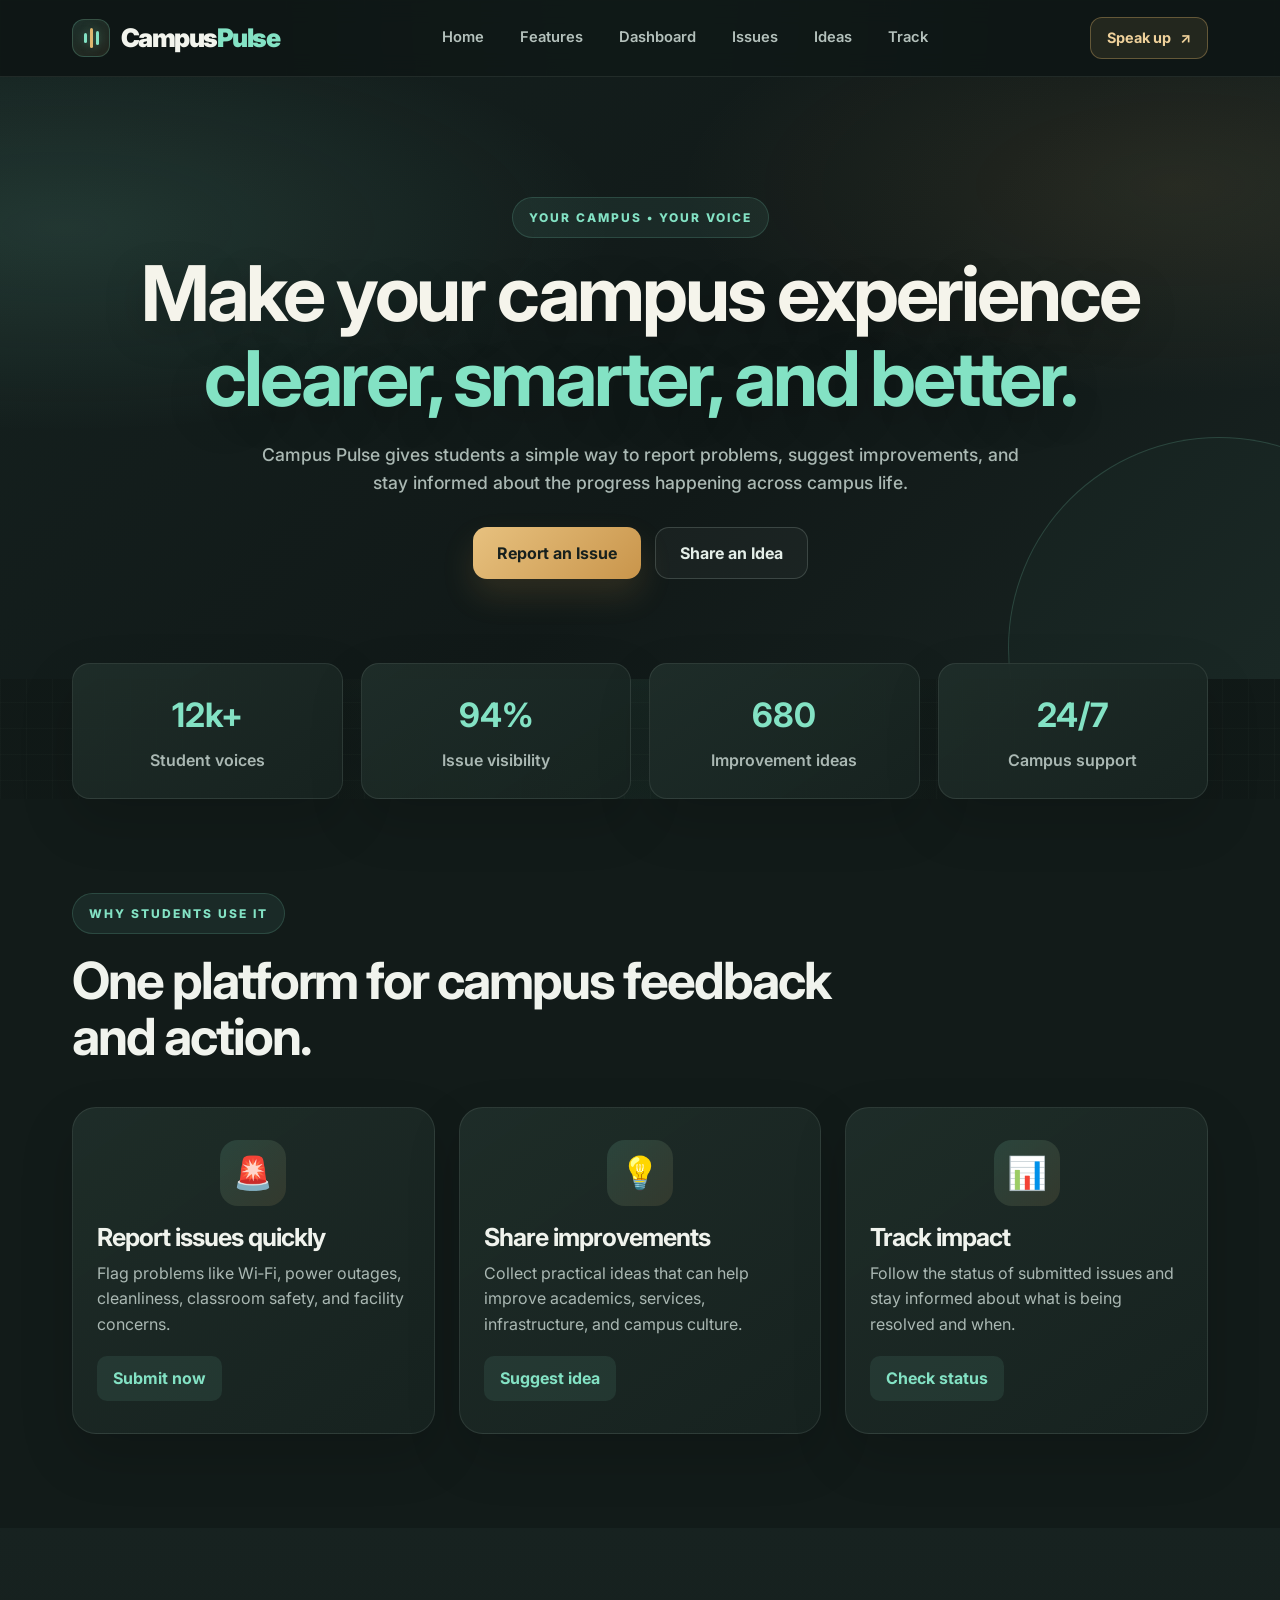
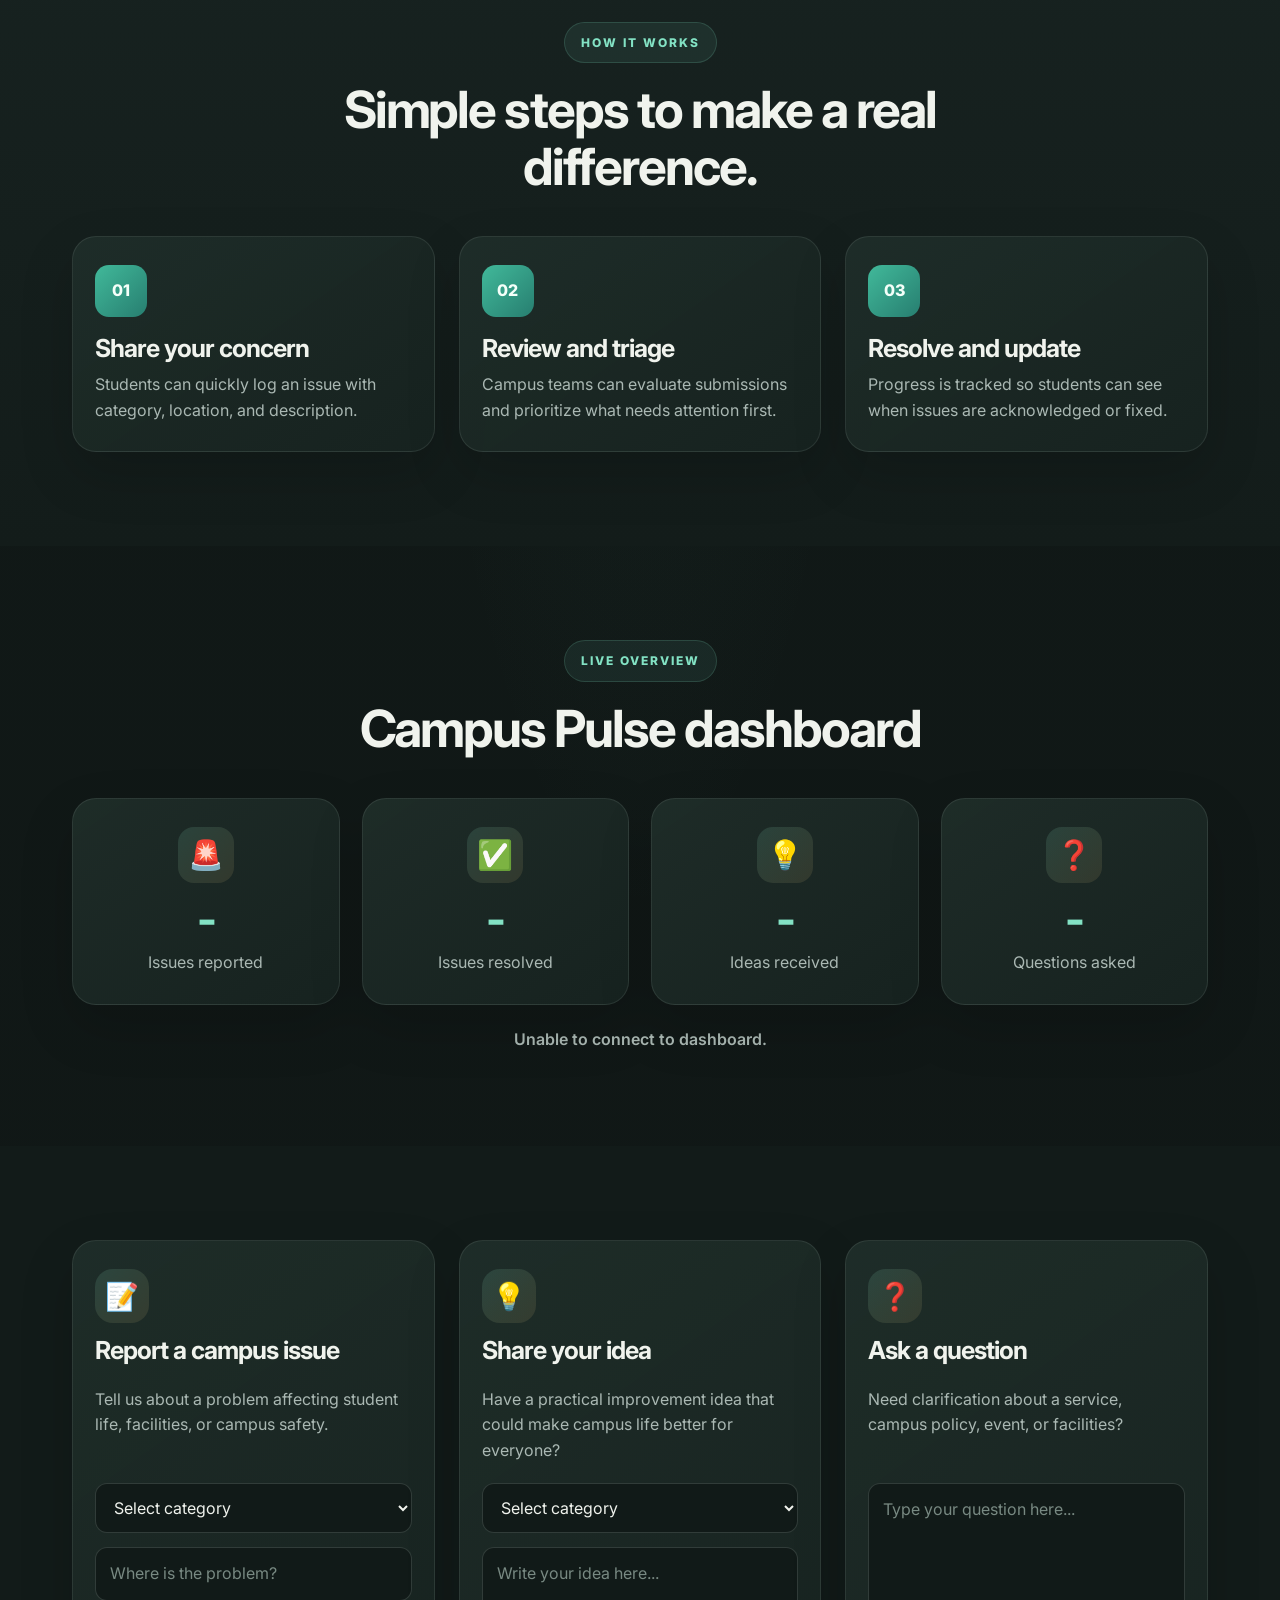
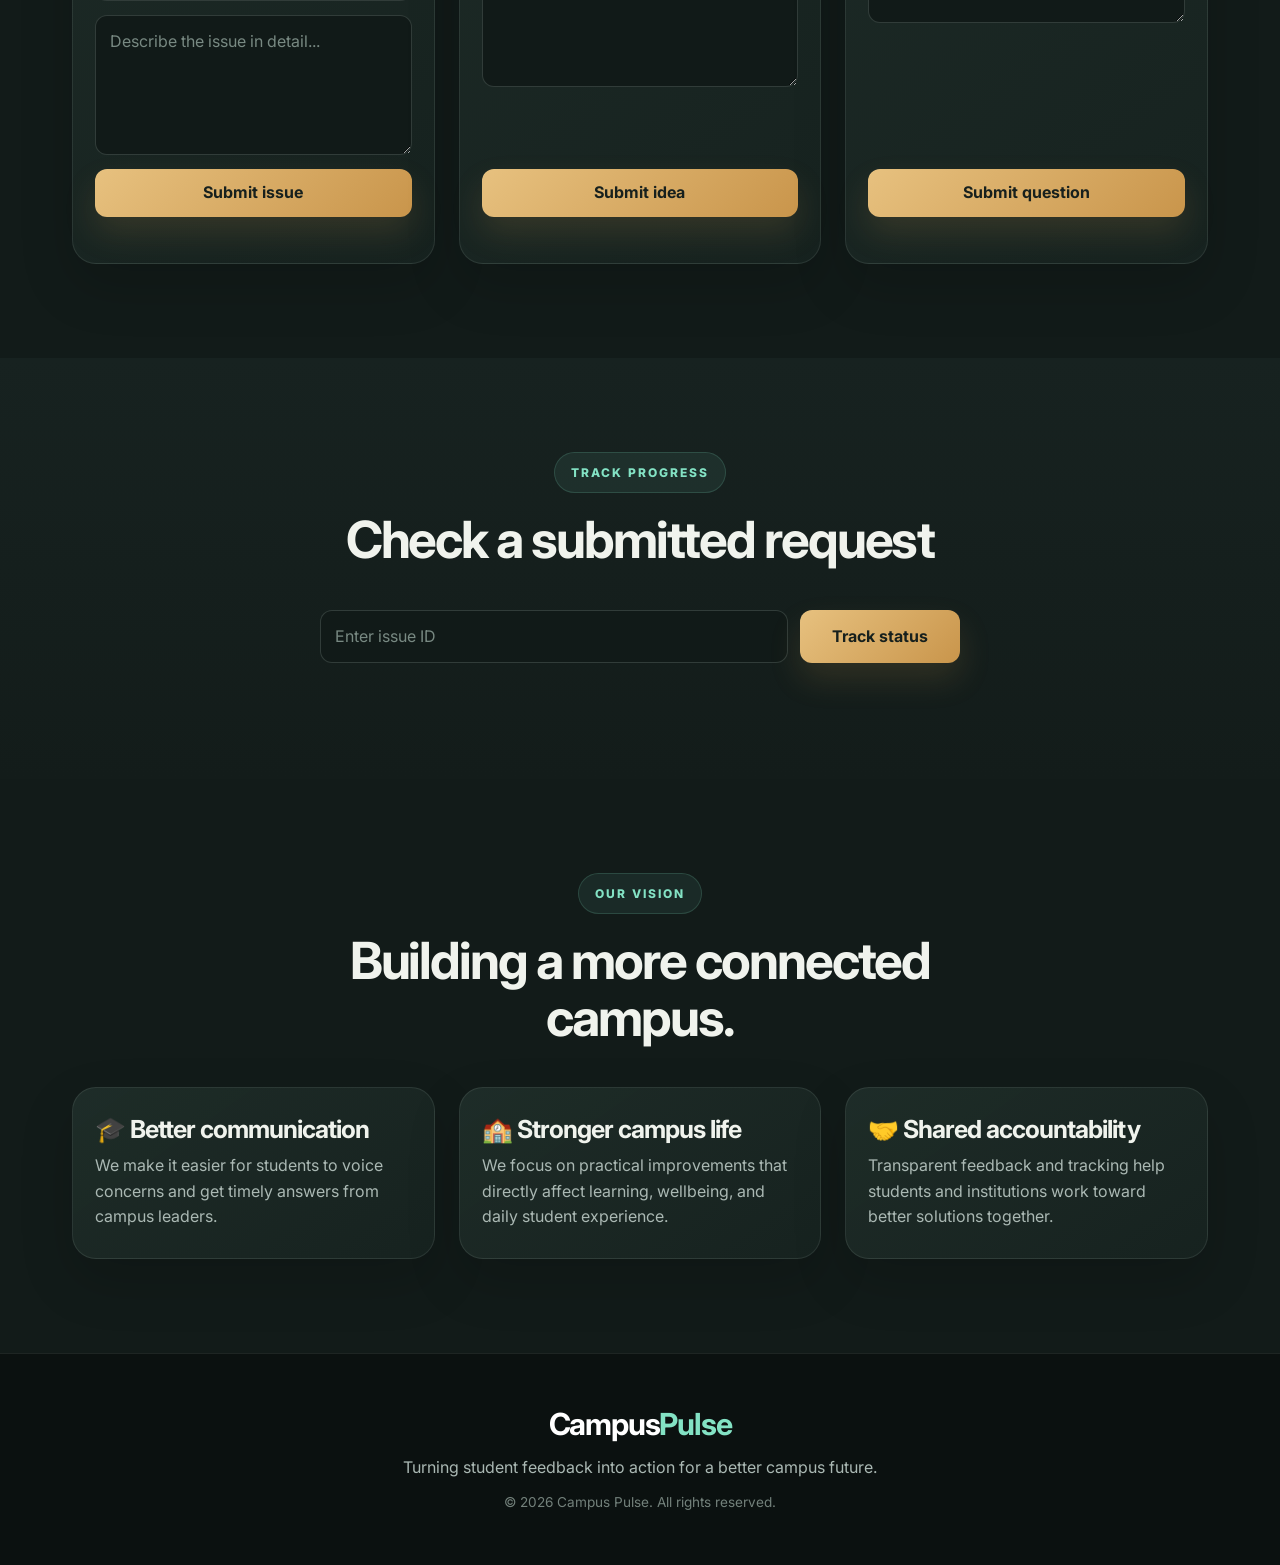
<file: index.html>
﻿<!DOCTYPE html>
<html lang="en">
  <head>
    <meta charset="UTF-8" />
    <meta name="viewport" content="width=device-width, initial-scale=1.0, viewport-fit=cover" />
    <meta
      name="description"
      content="Campus Pulse helps students report campus issues, share ideas, and track feedback in one transparent platform."
    />
    <title>Campus Pulse | Student Voice for a Better Campus</title>
    <link rel="preconnect" href="https://fonts.googleapis.com" />
    <link rel="preconnect" href="https://fonts.gstatic.com" crossorigin />
    <link
      href="https://fonts.googleapis.com/css2?family=Inter:wght@400;500;600;700;800;900&display=swap"
      rel="stylesheet"
    />
    <link rel="stylesheet" href="style.css" />
  </head>
  <body>
    <header class="site-header">
      <nav class="navbar container">
        <a class="logo" href="#home" aria-label="Campus Pulse home">
          <span class="brand-mark" aria-hidden="true"><i></i><i></i><i></i></span>
          <span class="brand-name">Campus<span>Pulse</span></span>
        </a>

        <div class="nav-links desktop-nav">
          <a href="#home">Home</a>
          <a href="#features">Features</a>
          <a href="#dashboard">Dashboard</a>
          <a href="#issues">Issues</a>
          <a href="#ideas">Ideas</a>
          <a href="#track">Track</a>
        </div>

        <a class="nav-cta" href="#issues">Speak up <span aria-hidden="true">↗</span></a>

        <div class="menu-container">
          <button class="menu-dots" onclick="toggleMenu()" aria-label="Open menu" aria-expanded="false" aria-controls="dropdownMenu">
            <span class="menu-icon" aria-hidden="true"></span>
          </button>
          <div class="dropdown-menu" id="dropdownMenu">
            <a href="#home">Home</a>
            <a href="#features">Features</a>
            <a href="#dashboard">Dashboard</a>
            <a href="#issues">Issues</a>
            <a href="#ideas">Ideas</a>
            <a href="#track">Track</a>
          </div>
        </div>
      </nav>
    </header>

    <main>
      <section id="home" class="hero">
        <div class="container hero-content">
          <p class="eyebrow">YOUR CAMPUS • YOUR VOICE</p>
          <h1>Make your campus experience<br /><span>clearer, smarter, and better.</span></h1>
          <p class="hero-text">
            Campus Pulse gives students a simple way to report problems, suggest improvements,
            and stay informed about the progress happening across campus life.
          </p>
          <div class="hero-buttons">
            <a href="#issues" class="btn btn-primary">Report an Issue</a>
            <a href="#ideas" class="btn btn-secondary">Share an Idea</a>
          </div>
        </div>
      </section>

      <section class="stats-bar">
        <div class="container stats-grid">
          <div class="stat-item">
            <strong>12k+</strong>
            <span>Student voices</span>
          </div>
          <div class="stat-item">
            <strong>94%</strong>
            <span>Issue visibility</span>
          </div>
          <div class="stat-item">
            <strong>680</strong>
            <span>Improvement ideas</span>
          </div>
          <div class="stat-item">
            <strong>24/7</strong>
            <span>Campus support</span>
          </div>
        </div>
      </section>

      <section id="features" class="features section">
        <div class="container">
          <div class="section-heading">
            <p class="eyebrow eyebrow-inline">Why students use it</p>
            <h2>One platform for campus feedback and action.</h2>
          </div>

          <div class="feature-grid">
            <article class="card feature-card">
              <div class="icon">🚨</div>
              <h3>Report issues quickly</h3>
              <p>Flag problems like Wi‑Fi, power outages, cleanliness, classroom safety, and facility concerns.</p>
              <a href="#issues" class="mini-button">Submit now</a>
            </article>

            <article class="card feature-card">
              <div class="icon">💡</div>
              <h3>Share improvements</h3>
              <p>Collect practical ideas that can help improve academics, services, infrastructure, and campus culture.</p>
              <a href="#ideas" class="mini-button">Suggest idea</a>
            </article>

            <article class="card feature-card">
              <div class="icon">📊</div>
              <h3>Track impact</h3>
              <p>Follow the status of submitted issues and stay informed about what is being resolved and when.</p>
              <a href="#track" class="mini-button">Check status</a>
            </article>
          </div>
        </div>
      </section>

      <section class="process section alt-section">
        <div class="container">
          <div class="section-heading center-heading">
            <p class="eyebrow eyebrow-inline">How it works</p>
            <h2>Simple steps to make a real difference.</h2>
          </div>

          <div class="process-grid">
            <div class="process-item">
              <span class="step-number">01</span>
              <h3>Share your concern</h3>
              <p>Students can quickly log an issue with category, location, and description.</p>
            </div> 
            <div class="process-item">
              <span class="step-number">02</span>
              <h3>Review and triage</h3>
              <p>Campus teams can evaluate submissions and prioritize what needs attention first.</p>
            </div>
            <div class="process-item">
              <span class="step-number">03</span>
              <h3>Resolve and update</h3>
              <p>Progress is tracked so students can see when issues are acknowledged or fixed.</p>
            </div>
          </div>
        </div>
      </section>

      <section id="dashboard" class="dashboard-section section">
        <div class="container dashboard-content">
          <div class="section-heading center-heading">
            <p class="eyebrow eyebrow-inline">Live overview</p>
            <h2>Campus Pulse dashboard</h2>
          </div>

          <div class="dashboard-grid">
            <div class="dashboard-card">
              <div class="dashboard-icon">🚨</div>
              <h3 id="totalIssues">-</h3>
              <p>Issues reported</p>
            </div>

            <div class="dashboard-card">
              <div class="dashboard-icon">✅</div>
              <h3 id="resolvedIssues">-</h3>
              <p>Issues resolved</p>
            </div>

            <div class="dashboard-card">
              <div class="dashboard-icon">💡</div>
              <h3 id="totalIdeas">-</h3>
              <p>Ideas received</p>
            </div>

            <div class="dashboard-card">
              <div class="dashboard-icon">❓</div>
              <h3 id="totalQuestions">-</h3>
              <p>Questions asked</p>
            </div>
          </div>

          <p id="dashboardStatus" class="dashboard-status">Loading dashboard...</p>
        </div>
      </section>

      <section class="forms-section section">
        <div class="container form-grid">
          <article id="issues" class="info-card">
            <div class="info-header">
              <div class="icon small-icon">📝</div>
              <h3>Report a campus issue</h3>
            </div>
            <p>Tell us about a problem affecting student life, facilities, or campus safety.</p>

            <form id="issueForm">
              <select id="category" required>
                <option value="">Select category</option>
                <option value="Wi-Fi">Wi-Fi</option>
                <option value="Classroom">Classroom</option>
                <option value="Library">Library</option>
                <option value="Cleanliness">Cleanliness</option>
                <option value="Drinking Water">Drinking Water</option>
                <option value="Sports">Sports</option>
                <option value="Electricity">Electricity</option>
                <option value="Other">Other</option>
              </select>

              <input type="text" id="location" placeholder="Where is the problem?" required />

              <textarea id="description" placeholder="Describe the issue in detail..." required></textarea>

              <button type="submit">Submit issue</button>
            </form>
            <div id="result" class="form-result"></div>
          </article>

          <article id="ideas" class="info-card">
            <div class="info-header">
              <div class="icon small-icon">💡</div>
              <h3>Share your idea</h3>
            </div>
            <p>Have a practical improvement idea that could make campus life better for everyone?</p>

            <form id="ideaForm">
              <select id="ideaCategory" required>
                <option value="">Select category</option>
                <option value="Academic">Academic</option>
                <option value="Infrastructure">Infrastructure</option>
                <option value="Events">Events</option>
                <option value="Sports">Sports</option>
                <option value="Technology">Technology</option>
                <option value="Other">Other</option>
              </select>

              <textarea id="idea" placeholder="Write your idea here..." required></textarea>

              <button type="submit">Submit idea</button>
            </form>
            <div id="ideaResult" class="form-result"></div>
          </article>

          <article id="questions" class="info-card">
            <div class="info-header">
              <div class="icon small-icon">❓</div>
              <h3>Ask a question</h3>
            </div>
            <p>Need clarification about a service, campus policy, event, or facilities?</p>

            <form id="questionForm">
              <textarea id="question" placeholder="Type your question here..." required></textarea>
              <button type="submit">Submit question</button>
            </form>
            <div id="questionResult" class="form-result"></div>
          </article>
        </div>
      </section>

      <section id="track" class="track-section section alt-section">
        <div class="container track-content">
          <div class="section-heading center-heading">
            <p class="eyebrow eyebrow-inline">Track progress</p>
            <h2>Check a submitted request</h2>
          </div>

          <form id="trackForm" class="track-form">
            <input type="text" id="issueId" placeholder="Enter issue ID" required />
            <button type="submit">Track status</button>
          </form>

          <div id="trackResult" class="track-result"></div>
        </div>
      </section>

      <section id="manifesto" class="manifesto section">
        <div class="container">
          <div class="section-heading center-heading">
            <p class="eyebrow eyebrow-inline">Our vision</p>
            <h2>Building a more connected campus.</h2>
          </div>

          <div class="manifesto-grid">
            <div class="manifesto-card">
              <h3>🎓 Better communication</h3>
              <p>We make it easier for students to voice concerns and get timely answers from campus leaders.</p>
            </div>
            <div class="manifesto-card">
              <h3>🏫 Stronger campus life</h3>
              <p>We focus on practical improvements that directly affect learning, wellbeing, and daily student experience.</p>
            </div>
            <div class="manifesto-card">
              <h3>🤝 Shared accountability</h3>
              <p>Transparent feedback and tracking help students and institutions work toward better solutions together.</p>
            </div>
          </div>
        </div>
      </section>
    </main>

    <footer class="site-footer">
      <div class="container footer-inner">
        <h3>Campus<span>Pulse</span></h3>
        <p>Turning student feedback into action for a better campus future.</p>
        <div class="copyright">© 2026 Campus Pulse. All rights reserved.</div>
      </div>
    </footer>

    <script src="script.js"></script>
  </body>
</html>
</file>
<file: style.css>
﻿:root {
  --primary: #1d4ed8;
  --primary-dark: #1639a8;
  --primary-soft: #ecf3ff;
  --secondary: #0f172a;
  --accent: #14b8a6;
  --text: #0f172a;
  --muted: #475569;
  --surface: #ffffff;
  --background: #f4f7fb;
  --background-strong: #eaf2ff;
  --border: rgba(148, 163, 184, 0.28);
  --shadow: 0 22px 60px rgba(15, 23, 42, 0.08);
  --shadow-soft: 0 14px 28px rgba(29, 78, 216, 0.12);
  --radius: 24px;
  --container: 1180px;
}

* {
  box-sizing: border-box;
  margin: 0;
  padding: 0;
}

html {
  scroll-behavior: smooth;
  scroll-padding-top: 90px;
}

body {
  font-family: "Inter", Arial, sans-serif;
  background:
    radial-gradient(circle at top, rgba(59, 130, 246, 0.09), transparent 25%),
    linear-gradient(180deg, #f8fbff 0%, var(--background) 100%);
  color: var(--text);
  line-height: 1.6;
  overflow-x: hidden;
}

body::before {
  content: "";
  position: fixed;
  inset: 0;
  background-image: linear-gradient(rgba(148, 163, 184, 0.04) 1px, transparent 1px),
    linear-gradient(90deg, rgba(148, 163, 184, 0.04) 1px, transparent 1px);
  background-size: 26px 26px;
  pointer-events: none;
  z-index: 0;
}

body > * {
  position: relative;
  z-index: 1;
}

img {
  max-width: 100%;
  display: block;
}

a {
  text-decoration: none;
  color: inherit;
}

button,
input,
select,
textarea {
  font: inherit;
}

.container {
  width: min(100%, var(--container));
  margin: 0 auto;
  padding: 0 22px;
}

.section {
  padding: 94px 0;
}

.alt-section {
  background: linear-gradient(180deg, rgba(59, 130, 246, 0.03) 0%, rgba(255, 255, 255, 0.85) 100%);
}

.section-heading {
  max-width: 760px;
  margin-bottom: 42px;
}

.center-heading {
  margin-left: auto;
  margin-right: auto;
  text-align: center;
}

.eyebrow {
  display: inline-block;
  margin-bottom: 14px;
  padding: 10px 16px;
  border-radius: 999px;
  background: rgba(29, 78, 216, 0.07);
  border: 1px solid rgba(29, 78, 216, 0.12);
  color: var(--primary);
  font-size: 12px;
  font-weight: 800;
  letter-spacing: 2px;
  text-transform: uppercase;
}

.eyebrow-inline {
  margin-bottom: 18px;
}

h1,
h2,
h3 {
  line-height: 1.1;
  letter-spacing: -0.04em;
}

h2 {
  font-size: clamp(2.2rem, 4vw, 3.2rem);
}

.site-header {
  position: sticky;
  top: 0;
  z-index: 999;
  background: rgba(248, 251, 255, 0.8);
  backdrop-filter: blur(12px);
  border-bottom: 1px solid rgba(148, 163, 184, 0.18);
}

.navbar {
  display: flex;
  align-items: center;
  justify-content: space-between;
  min-height: 76px;
}

.logo {
  font-size: clamp(1.6rem, 2vw, 2rem);
  font-weight: 900;
  letter-spacing: -0.06em;
  color: var(--text);
}

.logo span,
.site-footer h3 span {
  color: var(--primary);
}

.nav-links {
  display: flex;
  align-items: center;
  gap: 8px;
  flex-wrap: wrap;
}

.nav-links a {
  padding: 10px 14px;
  border-radius: 12px;
  color: var(--muted);
  font-size: 0.92rem;
  font-weight: 600;
  transition: 0.2s ease;
}

.nav-links a:hover {
  background: linear-gradient(180deg, rgba(29, 78, 216, 0.06), rgba(29, 78, 216, 0.02));
  color: var(--primary);
}

.menu-container {
  position: relative;
  display: none;
}

.menu-dots {
  border: 1px solid var(--border);
  background: #fff;
  color: var(--text);
  width: 42px;
  height: 42px;
  border-radius: 10px;
  font-size: 1.5rem;
  cursor: pointer;
}

.dropdown-menu {
  position: absolute;
  top: calc(100% + 12px);
  right: 0;
  display: none;
  min-width: 190px;
  background: #fff;
  border: 1px solid var(--border);
  border-radius: 14px;
  box-shadow: var(--shadow);
  overflow: hidden;
}

.dropdown-menu.open {
  display: flex;
  flex-direction: column;
}

.dropdown-menu a {
  padding: 12px 14px;
  color: var(--muted);
  font-weight: 600;
}

.dropdown-menu a:hover {
  background: var(--primary-soft);
  color: var(--primary);
}

.hero {
  position: relative;
  overflow: hidden;
  padding: 120px 0 100px;
  background:
    radial-gradient(circle at 10% 20%, rgba(59, 130, 246, 0.12), transparent 25%),
    radial-gradient(circle at 90% 15%, rgba(20, 184, 166, 0.12), transparent 24%),
    linear-gradient(135deg, #f8fbff 0%, #ffffff 52%, #edf5ff 100%);
}

.hero::after {
  content: "";
  position: absolute;
  width: 420px;
  height: 420px;
  right: -150px;
  bottom: -180px;
  border-radius: 50%;
  border: 1px solid rgba(59, 130, 246, 0.14);
  background: rgba(255, 255, 255, 0.16);
}

.hero-content {
  position: relative;
  z-index: 1;
  text-align: center;
}

.hero h1 {
  font-size: clamp(3rem, 6vw, 5.2rem);
  margin-bottom: 20px;
  color: var(--text);
  text-shadow: 0 10px 30px rgba(15, 23, 42, 0.06);
}

.hero h1 span {
  color: var(--primary);
}

.hero-text {
  max-width: 760px;
  margin: 0 auto 30px;
  font-size: 1.1rem;
  color: var(--muted);
  font-weight: 500;
}

.hero-buttons {
  display: flex;
  justify-content: center;
  gap: 14px;
  flex-wrap: wrap;
}

.btn {
  display: inline-flex;
  justify-content: center;
  align-items: center;
  min-height: 52px;
  padding: 0 24px;
  border-radius: 14px;
  font-weight: 700;
  transition: transform 0.2s ease, box-shadow 0.2s ease, filter 0.2s ease;
}

.btn:hover,
.mini-button:hover,
button:hover {
  transform: translateY(-2px);
  filter: saturate(1.08);
}

.btn-primary {
  background: linear-gradient(135deg, var(--primary), var(--primary-dark));
  color: #fff;
  box-shadow: 0 18px 32px rgba(29, 78, 216, 0.22);
}

.btn-secondary {
  color: var(--primary);
  background: #fff;
  border: 1px solid rgba(29, 78, 216, 0.18);
  box-shadow: 0 12px 18px rgba(15, 23, 42, 0.04);
}

.stats-bar {
  padding: 12px 0 0;
}

.stats-grid {
  display: grid;
  grid-template-columns: repeat(4, minmax(180px, 1fr));
  gap: 18px;
  margin-top: -28px;
}

.stat-item {
  background: rgba(255, 255, 255, 0.9);
  border: 1px solid var(--border);
  border-radius: 18px;
  padding: 24px 18px;
  text-align: center;
  box-shadow: 0 12px 28px rgba(15, 23, 42, 0.04);
  transition: transform 0.2s ease, box-shadow 0.2s ease;
}

.stat-item:hover,
.feature-card:hover,
.process-item:hover,
.dashboard-card:hover,
.info-card:hover,
.manifesto-card:hover {
  transform: translateY(-4px);
  box-shadow: var(--shadow-soft);
}

.stat-item strong {
  display: block;
  font-size: clamp(1.6rem, 3vw, 2.1rem);
  color: var(--primary);
  margin-bottom: 6px;
}

.stat-item span {
  color: var(--muted);
  font-weight: 600;
}

.features {
  background: #f8fafc;
}

.feature-grid {
  display: grid;
  grid-template-columns: repeat(3, minmax(0, 1fr));
  gap: 24px;
}

.card,
.info-card,
.process-item,
.manifesto-card,
.dashboard-card {
  background: var(--surface);
  border: 1px solid var(--border);
  border-radius: var(--radius);
  box-shadow: var(--shadow);
  transition: transform 0.22s ease, box-shadow 0.22s ease, border-color 0.22s ease;
}

.feature-card {
  padding: 32px 24px;
  border: 1px solid rgba(148, 163, 184, 0.18);
}

.icon {
  display: flex;
  align-items: center;
  justify-content: center;
  width: 66px;
  height: 66px;
  margin: 0 auto 18px;
  border-radius: 18px;
  background: linear-gradient(135deg, rgba(29, 78, 216, 0.12), rgba(20, 184, 166, 0.12));
  font-size: 2rem;
}

.small-icon {
  width: 54px;
  height: 54px;
  margin: 0 0 14px;
  font-size: 1.7rem;
}

.feature-card h3,
.process-item h3,
.info-card h3,
.manifesto-card h3 {
  margin-bottom: 10px;
  font-size: 1.55rem;
}

.feature-card p,
.process-item p,
.info-card p,
.manifesto-card p,
.dashboard-card p {
  color: var(--muted);
}

.mini-button {
  display: inline-flex;
  margin-top: 18px;
  padding: 10px 16px;
  border-radius: 10px;
  background: linear-gradient(180deg, rgba(29, 78, 216, 0.08), rgba(29, 78, 216, 0.03));
  color: var(--primary);
  font-weight: 700;
}

.process-grid {
  display: grid;
  grid-template-columns: repeat(3, minmax(0, 1fr));
  gap: 24px;
}

.process-item {
  padding: 28px 22px;
}

.step-number {
  display: inline-flex;
  align-items: center;
  justify-content: center;
  width: 52px;
  height: 52px;
  margin-bottom: 18px;
  border-radius: 14px;
  background: linear-gradient(135deg, var(--primary), var(--accent));
  color: #fff;
  font-weight: 800;
}

.dashboard-content {
  text-align: center;
}

.dashboard-grid {
  display: grid;
  grid-template-columns: repeat(4, minmax(0, 1fr));
  gap: 22px;
}

.dashboard-card {
  padding: 28px 18px;
  border: 1px solid rgba(148, 163, 184, 0.16);
}

.dashboard-icon {
  display: flex;
  align-items: center;
  justify-content: center;
  width: 56px;
  height: 56px;
  margin: 0 auto 12px;
  border-radius: 16px;
  background: linear-gradient(135deg, rgba(29, 78, 216, 0.12), rgba(20, 184, 166, 0.12));
  font-size: 1.8rem;
}

.dashboard-card h3 {
  font-size: clamp(2rem, 4vw, 2.8rem);
  color: var(--primary);
  margin-bottom: 6px;
}

.dashboard-status {
  margin-top: 22px;
  color: var(--muted);
  font-weight: 600;
}

.forms-section {
  background: #fff;
}

.form-grid {
  display: grid;
  grid-template-columns: repeat(3, minmax(0, 1fr));
  gap: 24px;
}

.info-card {
  display: flex;
  flex-direction: column;
  padding: 28px 22px;
  border: 1px solid rgba(148, 163, 184, 0.18);
}

.info-header {
  display: flex;
  flex-direction: column;
  align-items: flex-start;
  margin-bottom: 12px;
}

.info-card form {
  display: flex;
  flex-direction: column;
  gap: 14px;
  flex: 1;
  margin-top: 20px;
}

.info-card > p {
  min-height: 4.8em;
}

.info-card textarea,
.info-card select,
.info-card input,
.track-form input {
  width: 100%;
  padding: 13px 14px;
  border: 1px solid #cfd9ea;
  border-radius: 12px;
  background: #fff;
  color: var(--text);
  transition: border-color 0.2s ease, box-shadow 0.2s ease;
}

.info-card textarea:focus,
.info-card select:focus,
.info-card input:focus,
.track-form input:focus {
  border-color: var(--primary);
  box-shadow: 0 0 0 4px rgba(29, 78, 216, 0.1);
  outline: none;
}

.info-card textarea {
  min-height: 140px;
  resize: vertical;
}

.info-card button,
.track-form button {
  min-height: 48px;
  border: 0;
  border-radius: 12px;
  background: linear-gradient(135deg, var(--primary), var(--primary-dark));
  color: #fff;
  font-weight: 700;
  cursor: pointer;
  box-shadow: 0 12px 24px rgba(29, 78, 216, 0.18);
}

.info-card button {
  margin-top: auto;
}

.info-card button:focus-visible,
.track-form button:focus-visible,
.menu-dots:focus-visible,
.btn:focus-visible,
.mini-button:focus-visible {
  outline: 3px solid rgba(29, 78, 216, 0.23);
  outline-offset: 2px;
}

.form-result {
  margin-top: 18px;
  color: var(--text);
}

.success-message {
  padding: 14px 16px;
  border-radius: 12px;
  background: #ecfdf5;
  border: 1px solid #a7f3d0;
  color: #166534;
  font-weight: 600;
}

.not-found {
  padding: 14px 16px;
  border-radius: 12px;
  background: #fff7ed;
  border: 1px solid #fdba74;
  color: #9a4d00;
  font-weight: 600;
}

.track-content {
  text-align: center;
}

.track-form {
  display: flex;
  gap: 12px;
  max-width: 640px;
  margin: 0 auto;
  width: 100%;
}

.track-form input {
  flex: 1;
}

.track-form button {
  min-width: 160px;
}

.track-result {
  max-width: 640px;
  margin: 22px auto 0;
  text-align: left;
}

.issue-result {
  padding: 22px 20px;
  border-radius: 16px;
  background: #f8fafc;
  border: 1px solid var(--border);
}

.issue-result h3 {
  margin-bottom: 16px;
  font-size: 1.5rem;
}

.issue-result p {
  margin-bottom: 8px;
  color: var(--muted);
}

.status-box {
  display: inline-block;
  margin-top: 16px;
  padding: 10px 14px;
  border-radius: 10px;
  background: var(--primary-soft);
  border: 1px solid #dbeafe;
  color: var(--primary);
  font-weight: 700;
}

.manifesto {
  background: #f8fafc;
}

.manifesto-grid {
  display: grid;
  grid-template-columns: repeat(3, minmax(0, 1fr));
  gap: 24px;
}

.stats-grid,
.feature-grid,
.process-grid,
.dashboard-grid,
.form-grid,
.manifesto-grid {
  grid-auto-rows: 1fr;
  align-items: stretch;
}

.manifesto-card {
  padding: 28px 22px;
}

.site-footer {
  background: #0f172a;
  color: #fff;
  padding: 38px 0 42px;
}

.footer-inner {
  text-align: center;
}

.site-footer h3 {
  font-size: 1.9rem;
  margin-bottom: 10px;
}

.site-footer p {
  color: #cbd5e1;
  max-width: 640px;
  margin: 0 auto;
}

.copyright {
  margin-top: 18px;
  color: #94a3b8;
  font-size: 0.85rem;
}

@media (max-width: 980px) {
  .feature-grid,
  .process-grid,
  .dashboard-grid,
  .form-grid,
  .manifesto-grid {
    grid-template-columns: repeat(2, minmax(0, 1fr));
  }

  .stats-grid {
    grid-template-columns: repeat(2, minmax(0, 1fr));
  }

  .hero {
    padding-top: 96px;
  }
}

@media (max-width: 760px) {
  .container {
    padding: 0 18px;
  }

  .section {
    padding: 72px 0;
  }

  .desktop-nav {
    display: none;
  }

  .menu-container {
    display: block;
  }

  .navbar {
    min-height: 68px;
  }

  .logo {
    font-size: 1.5rem;
  }

  .hero {
    padding: 86px 0 72px;
  }

  .hero h1 {
    font-size: clamp(2.5rem, 12vw, 3.5rem);
    line-height: 1.08;
  }

  .hero-text {
    font-size: 1rem;
  }

  .hero-buttons {
    flex-direction: column;
    align-items: stretch;
  }

  .btn {
    width: 100%;
  }

  .feature-grid,
  .process-grid,
  .dashboard-grid,
  .form-grid,
  .manifesto-grid,
  .stats-grid {
    grid-template-columns: 1fr;
  }

  .track-form {
    flex-direction: column;
  }

  .track-form button {
    width: 100%;
  }
}

:root {
  --primary: #83e2c4;
  --primary-dark: #3bb99b;
  --primary-soft: rgba(131, 226, 196, 0.11);
  --secondary: #101918;
  --accent: #e1b66e;
  --text: #f2f4ed;
  --muted: #aab8b3;
  --surface: #192523;
  --background: #101817;
  --background-strong: #1d2b28;
  --border: rgba(195, 215, 206, 0.13);
  --shadow: 0 22px 60px rgba(0, 0, 0, 0.2);
  --shadow-soft: 0 18px 38px rgba(0, 0, 0, 0.25);
}

body {
  background:
    radial-gradient(ellipse at 50% -15%, rgba(91, 171, 147, 0.16), transparent 42%),
    linear-gradient(180deg, #111a18 0%, #101615 100%);
  color: var(--text);
}

body::before {
  background-image: linear-gradient(rgba(191, 215, 202, 0.025) 1px, transparent 1px),
    linear-gradient(90deg, rgba(191, 215, 202, 0.025) 1px, transparent 1px);
}

.site-header {
  background: rgba(15, 23, 21, 0.86);
  border-bottom-color: rgba(195, 215, 206, 0.1);
}

.logo {
  color: #f2f4ed;
}

.logo span,
.site-footer h3 span {
  color: var(--primary);
}

.nav-links a {
  color: #b4c1bc;
}

.nav-links a:hover {
  background: rgba(131, 226, 196, 0.08);
  color: var(--primary);
}

.menu-dots,
.dropdown-menu {
  background: #1a2724;
  border-color: rgba(195, 215, 206, 0.14);
  color: var(--text);
}

.dropdown-menu a {
  color: #c1ccc7;
}

.dropdown-menu a:hover {
  background: rgba(131, 226, 196, 0.09);
  color: var(--primary);
}

.hero {
  background:
    radial-gradient(ellipse at 5% 25%, rgba(131, 226, 196, 0.12), transparent 32%),
    radial-gradient(ellipse at 92% 18%, rgba(225, 182, 110, 0.1), transparent 30%),
    linear-gradient(135deg, #15211f 0%, #111918 58%, #182321 100%);
}

.hero::after {
  border-color: rgba(131, 226, 196, 0.18);
  background: rgba(131, 226, 196, 0.025);
}

.hero h1 {
  color: #f5f4eb;
  text-shadow: 0 12px 40px rgba(0, 0, 0, 0.22);
}

.hero h1 span {
  color: var(--primary);
}

.hero-text,
.feature-card p,
.process-item p,
.info-card p,
.manifesto-card p,
.dashboard-card p,
.stat-item span,
.dashboard-status,
.issue-result p {
  color: var(--muted);
}

.eyebrow {
  background: rgba(131, 226, 196, 0.08);
  border-color: rgba(131, 226, 196, 0.17);
  color: var(--primary);
}

.btn-primary,
.info-card button,
.track-form button {
  background: linear-gradient(135deg, #e7c17f, #c9954b);
  color: #17201d;
  box-shadow: 0 16px 32px rgba(201, 149, 75, 0.16);
}

.btn-secondary {
  color: #e4eee8;
  background: rgba(255, 255, 255, 0.035);
  border-color: rgba(195, 215, 206, 0.2);
  box-shadow: none;
}

.stats-grid {
  position: relative;
  z-index: 2;
}

.stat-item,
.card,
.info-card,
.process-item,
.manifesto-card,
.dashboard-card {
  background: linear-gradient(145deg, rgba(31, 45, 41, 0.96), rgba(23, 35, 32, 0.98));
  border-color: rgba(195, 215, 206, 0.11);
  box-shadow: 0 22px 54px rgba(0, 0, 0, 0.16);
}

.stat-item strong,
.dashboard-card h3 {
  color: var(--primary);
}

.features,
.forms-section,
.manifesto {
  background: #121b19;
}

.alt-section {
  background: linear-gradient(180deg, #172220 0%, #131c1a 100%);
}

.section-heading h2,
.feature-card h3,
.process-item h3,
.info-card h3,
.manifesto-card h3,
.issue-result h3 {
  color: #f0f3ed;
}

.icon,
.dashboard-icon {
  background: linear-gradient(135deg, rgba(131, 226, 196, 0.14), rgba(225, 182, 110, 0.12));
}

.step-number {
  background: linear-gradient(135deg, #41b99a, #277e70);
  color: #f4fff9;
}

.mini-button {
  background: rgba(131, 226, 196, 0.09);
  color: var(--primary);
}

.info-card textarea,
.info-card select,
.info-card input,
.track-form input {
  background: #111a18;
  border-color: rgba(195, 215, 206, 0.18);
  color: #f0f3ed;
}

.info-card textarea::placeholder,
.info-card input::placeholder,
.track-form input::placeholder {
  color: #788982;
}

.info-card select option {
  background: #172220;
  color: #f0f3ed;
}

.info-card textarea:focus,
.info-card select:focus,
.info-card input:focus,
.track-form input:focus {
  border-color: var(--primary);
  box-shadow: 0 0 0 4px rgba(131, 226, 196, 0.11);
}

.issue-result {
  background: #192522;
  border-color: var(--border);
}

.status-box {
  background: rgba(131, 226, 196, 0.1);
  border-color: rgba(131, 226, 196, 0.2);
  color: var(--primary);
}

.site-footer {
  background: #0b1110;
  border-top: 1px solid rgba(195, 215, 206, 0.1);
}

.site-footer p {
  color: #aab8b3;
}

.copyright {
  color: #73817b;
}

.site-footer {
  padding-block: clamp(32px, 5vw, 52px)
    calc(clamp(32px, 5vw, 52px) + env(safe-area-inset-bottom, 0px));
  padding-inline: env(safe-area-inset-left, 0px) env(safe-area-inset-right, 0px);
}

.footer-inner {
  display: grid;
  justify-items: center;
  gap: 12px;
}

.site-footer h3 {
  margin: 0;
  line-height: 1.2;
}

.site-footer p {
  width: min(100%, 640px);
  overflow-wrap: anywhere;
}

.copyright {
  max-width: 100%;
  margin-top: 0;
  overflow-wrap: anywhere;
  line-height: 1.5;
}

.logo {
  display: inline-flex;
  align-items: center;
  gap: 11px;
  flex-shrink: 0;
}

.brand-mark {
  display: flex;
  align-items: center;
  justify-content: center;
  gap: 3px;
  width: 38px;
  height: 38px;
  border: 1px solid rgba(131, 226, 196, 0.22);
  border-radius: 12px;
  background: linear-gradient(145deg, rgba(131, 226, 196, 0.13), rgba(225, 182, 110, 0.1));
}

.brand-mark i {
  display: block;
  width: 3px;
  border-radius: 3px;
  background: var(--primary);
  box-shadow: 0 0 10px rgba(131, 226, 196, 0.35);
}

.brand-mark i:nth-child(1) {
  height: 10px;
}

.brand-mark i:nth-child(2) {
  height: 20px;
  background: var(--accent);
}

.brand-mark i:nth-child(3) {
  height: 14px;
}

.logo .brand-name {
  color: #f2f4ed;
  white-space: nowrap;
}

.logo .brand-name span {
  color: var(--primary);
}

.nav-cta {
  display: inline-flex;
  align-items: center;
  justify-content: center;
  gap: 9px;
  min-height: 42px;
  padding: 0 16px;
  border: 1px solid rgba(225, 182, 110, 0.34);
  border-radius: 12px;
  background: rgba(225, 182, 110, 0.1);
  color: #efd19b;
  font-size: 0.9rem;
  font-weight: 700;
  white-space: nowrap;
  transition: background 180ms ease, border-color 180ms ease, transform 180ms ease;
}

.nav-cta:hover {
  transform: translateY(-1px);
  border-color: rgba(225, 182, 110, 0.6);
  background: rgba(225, 182, 110, 0.16);
}

.menu-icon,
.menu-icon::before,
.menu-icon::after {
  display: block;
  width: 18px;
  height: 2px;
  border-radius: 2px;
  background: #dfe9e2;
  transition: transform 180ms ease, background 180ms ease;
}

.menu-icon {
  position: relative;
}

.menu-icon::before,
.menu-icon::after {
  content: "";
  position: absolute;
  left: 0;
}

.menu-icon::before {
  transform: translateY(-6px);
}

.menu-icon::after {
  transform: translateY(6px);
}

.menu-dots[aria-expanded="true"] .menu-icon {
  background: transparent;
}

.menu-dots[aria-expanded="true"] .menu-icon::before {
  transform: rotate(45deg);
}

.menu-dots[aria-expanded="true"] .menu-icon::after {
  transform: rotate(-45deg);
}

.reveal {
  opacity: 0;
  transform: translateY(18px);
  transition: opacity 650ms ease, transform 650ms cubic-bezier(0.2, 0.7, 0.2, 1);
}

.reveal.is-visible {
  opacity: 1;
  transform: translateY(0);
}

@media (max-width: 760px) {
  .navbar {
    gap: 12px;
  }

  .hero {
    padding: 64px 0 56px;
  }

  .hero h1 {
    font-size: 2.35rem;
    line-height: 1.08;
  }

  .hero-text {
    margin-bottom: 22px;
    font-size: 0.95rem;
  }

  .nav-cta {
    margin-left: auto;
    min-height: 40px;
    padding: 0 12px;
    font-size: 0.82rem;
  }

  .logo {
    gap: 8px;
    font-size: 1.35rem;
  }

  .brand-mark {
    width: 34px;
    height: 34px;
    border-radius: 10px;
  }

  .menu-dots {
    flex: 0 0 42px;
    display: inline-flex;
    align-items: center;
    justify-content: center;
  }

  .stats-grid {
    grid-template-columns: repeat(2, minmax(0, 1fr));
    gap: 12px;
    margin-top: -20px;
  }

  .stat-item {
    padding: 20px 12px;
  }

}

@media (max-width: 360px) {
  .container {
    padding: 0 14px;
  }

  .hero h1 {
    font-size: 2.1rem;
  }

  .nav-cta {
    display: none;
  }

  .stats-grid {
    grid-template-columns: 1fr;
  }
}

@media (prefers-reduced-motion: reduce) {
  html {
    scroll-behavior: auto;
  }

  *,
  *::before,
  *::after {
    animation-duration: 0.01ms !important;
    animation-iteration-count: 1 !important;
    scroll-behavior: auto !important;
    transition-duration: 0.01ms !important;
  }

  .reveal {
    opacity: 1;
    transform: none;
  }
}
</file>
